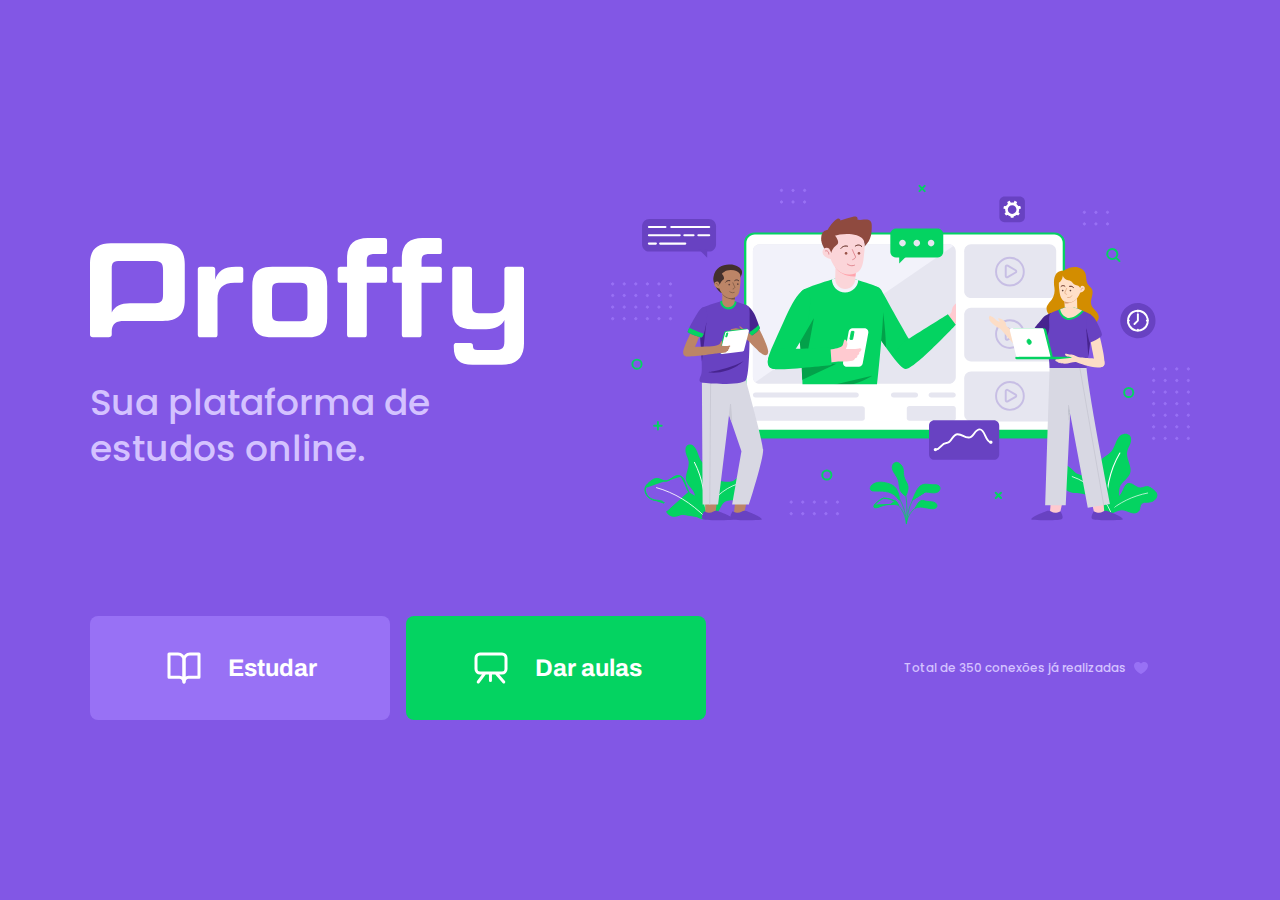
<file: index.html>
<!DOCTYPE html> <!--Para fazer o cabeçalho, digite '!' simplesmente | alt + Z ajusta o espaçamento do documento-->
<html lang="pt-br">
<head>
    <meta charset="UTF-8">
    <meta name="viewport" content="width=device-width, initial-scale=1.0">
    <meta name="theme-color" content="#8257E5">

    <title>Proffy | Sua plataforma de estudos online</title>

    <link rel="shortcut icon" href="/images/favicon.png" type="image/png">

    <link rel="stylesheet" href="/styles/main.css">
    <link rel="stylesheet" href="/styles/partials/page-landing.css">
    <link href="https://fonts.googleapis.com/css2?family=Archivo:wght@400;700&amp;family=Poppins:wght@400;600&amp;display=swap" rel="stylesheet">

</head>
<body id="page-landing">

    <div id="container">
        <div class="logo-container">
            <img src="/images/logo.svg" alt="Proffy">
            <h2>Sua plataforma de estudos online.</h2>
        </div>

        <img class="hero-image" src="/images/landing.svg" alt="Plataforma de Estudos">

        <div class="buttons-container">
            <a class="study" href="/study.html">
                <img src="/images/icons/study.svg" alt="Estudar">
                Estudar
            </a>
            <a class="give-classes" href="/give-classes.html">
                <img src="/images/icons/give-classes.svg" alt="Dar aulas">
                Dar aulas
            </a>
        </div>

        <p class="total-connections">
            Total de 350 conexões já realizadas
            <img src="/images/icons/purple-heart.svg" alt="Coração roxo">
        </p>
    </div>

</body>
</html>
</file>
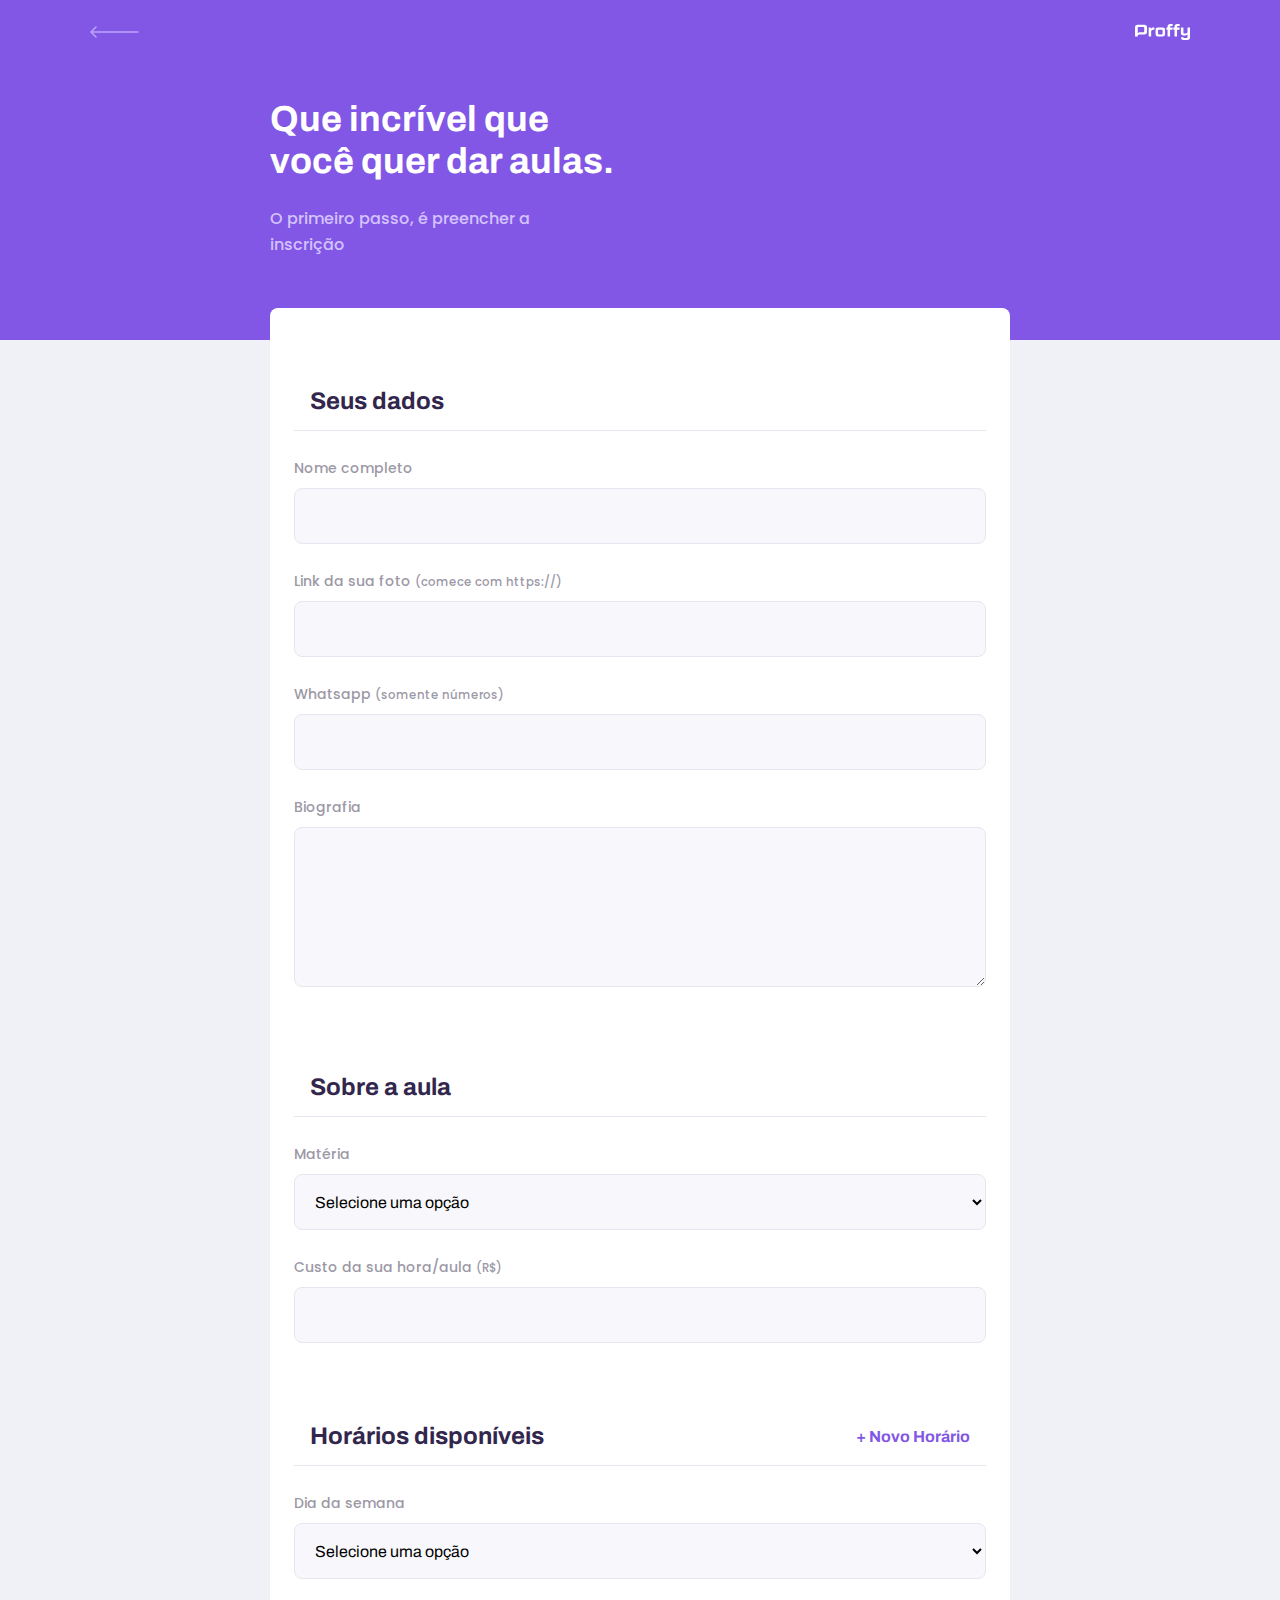
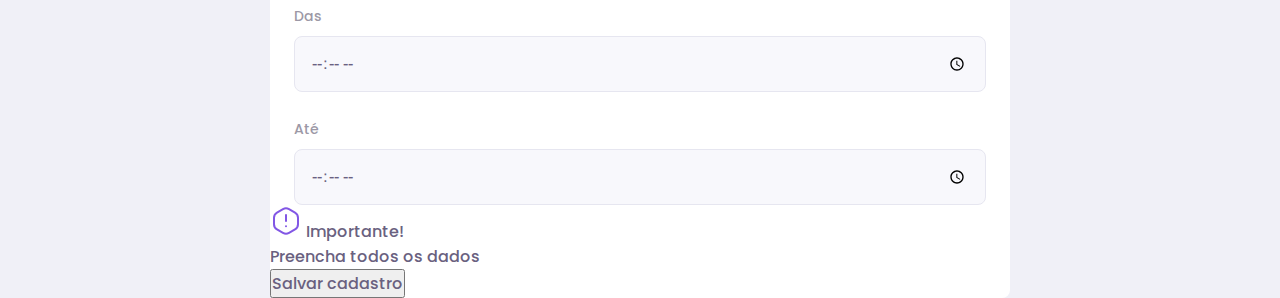
<file: give-classes.html>
<!DOCTYPE html> <!--Para fazer o cabeçalho, digite '!' simplesmente | alt + Z ajusta o espaçamento do documento-->
<html lang="pt-br">
<head>
    <meta charset="UTF-8">
    <meta name="viewport" content="width=device-width, initial-scale=1.0">
    <meta name="theme-color" content="#8257E5">

    <title>Proffy | Sua plataforma de estudos online</title>

    <link rel="shortcut icon" href="/images/favicon.png" type="image/png">

    <link rel="stylesheet" href="/styles/main.css">
    <link rel="stylesheet" href="/styles/partials/page-give-classes.css">
    <link rel="stylesheet" href="/styles/partials/header.css">
    <link rel="stylesheet" href="/styles/partials/forms.css">
    <link href="https://fonts.googleapis.com/css2?family=Archivo:wght@400;600;700&amp;family=Poppins:wght@400;600&amp;display=swap" rel="stylesheet">

</head>
<body id="page-give-classes">

    <div id="container">
        <header class="page-header">
            <div class="top-bar-container">
                <a href="/">
                    <img src="/images/icons/back.svg" alt="Voltar">
                </a>
                <img src="/images/logo.svg" alt="Proffy">
            </div>
            <div class="header-content">
                <strong>Que incrível que você quer dar aulas.</strong>
                <p>O primeiro passo, é preencher a inscrição</p>
            </div>
        </header>
        <main>
            <form action="" id="create-class">
                <fieldset>

                    <legend>Seus dados</legend>

                    <div class="input-block">
                        <label for="name">Nome completo</label>
                        <input name="name" id="name" required>
                    </div>

                    <div class="input-block">
                        <label for="avatar">Link da sua foto <small>(comece com https://)</small></label>
                        <input name="avatar" id="avatar" type="url"required>
                    </div>

                    <div class="input-block">
                        <label for="whatsapp">Whatsapp <small>(somente números)</small> </label>
                        <input name="whatsapp" id="whatsapp" type="number" required>
                    </div>

                    <div class="textarea-block">
                        <label for="bio">Biografia</label>
                        <textarea name="bio" id="bio" required></textarea>
                    </div>

                </fieldset>

                <fieldset>

                    <legend>Sobre a aula</legend>
                    <div class="select-block">
                        <label for="subject">Matéria</label>
                        <select name="subject" id="subject" required>
                            <option value="">Selecione uma opção</option>
                            <option value="1">Artes</option>
                            <option value="2">Biologia</option>
                            <option value="3">Ciências</option>
                            <option value="4">Educação física</option>
                            <option value="5">Física</option>
                            <option value="6">Geografia</option>
                            <option value="7">História</option>
                            <option value="8">Matemática</option>
                            <option value="9">Português</option>
                            <option value="10">Química</option>
                        </select>
                    </div>

                    <div class="input-block">
                        <label for="cost">Custo da sua hora/aula
                            <small>(R$)</small>
                        </label>
                        <input type="number" name="cost" id="cost" required>
                    </div>

                </fieldset>

                <fieldset>
                    <legend>Horários disponíveis
                        <button id="add-time">+ Novo Horário</button>
                    </legend>

                    <div class="schedule-item">

                        <div class="select-block">
                            <label for="weekday">Dia da semana</label>
                            <select name="weekday[]" required>
                                <option value="">Selecione uma opção</option>
                                <option value="0">Domingo</option>
                                <option value="1">Segunda-feira</option>
                                <option value="2">Terça-feira</option>
                                <option value="3">Quarta-feira</option>
                                <option value="4">Quinta-feira</option>
                                <option value="5">Sexta-feira</option>
                                <option value="6">Sábado</option>
                            </select>
                        </div>

                        <div class="input-block">
                            <label for="time_from">Das</label>
                            <input type="time" name="time_from[]" required>
                        </div>

                        <div class="input-block">
                            <label for="time_to">Até</label>
                            <input type="time" name="time_to[]" required>
                        </div>

                    </div>
                </fieldset>
            </form>

            <footer>
                <p>
                    <img src="/images/icons/warning.svg" alt="Aviso Importante">
                    Importante! <br> Preencha todos os dados
                </p>
                <button type="submit" form="create-class">Salvar cadastro</button>
            </footer>


        </main>
    </div>

</body>
</html>
</file>
<file: styles/main.css>
/* CSS - Cascading Style Sheets
Ao colocar -- no css vc está declarando uma variável. Veja um exemplo abaixo */

:root {
    --color-background: #F0F0F7;
    --color-primary-lighter: #9871F5;
    --color-primary-light: #916BEA;
    --color-primary: #8257E5;
    --color-primary-dark: #774DD6;
    --color-primary-darker: #6842c2;
    --color-secondary: #04D361;
    --color-secondary-dark: #04BF58;
    --color-title-in-primary: #FFFFFF;
    --color-text-in-primary: #D4C2FF;
    --color-text-title: #32264D;
    --color-text-complement: #9C98A6;
    --color-text-base: #6A6180;
    --color-line-in-white: #E6E6F0;
    --color-input-background: #F8F8FC;
    --color-button-text: #FFFFFF;
    --color-box-base: #FFFFFF;
    --color-box-footer: #FAFAFC;
    --color-small-info: #C1BCCC;
    font-size: 60%; /* controle das medidas rem */
}

* {
    margin: 0;
    padding: 0;
    box-sizing: border-box;
}

html, body {
    height: 100vh;
}

body {
    background-color: var(--color-background);
    display: flex;
    align-items: center;
    justify-content: center;
}

body, input, button, textarea {
    /* font: 500 1.6rem Poppins; */
    font-weight: 500;
    font-family: Poppins;
    font-size: 1.6rem;
    color: var(--color-text-base);
}

#container {
    width: 90vw; /*largura*/
    max-width: 100%;
}

@media (min-width: 700px) {
    :root {
        font-size: 62.5%;
    }
}
</file>
<file: styles/partials/page-landing.css>
@media (max-width: 699px) {
    :root {
        font-size: 40%;
    }
}

#page-landing {
    background: var(--color-primary);
}

#page-landing #container{
    color: var(--color-text-in-primary);
}

.logo-container img {
    height: 10rem;
}

.logo-container {
    text-align: center;
    margin-bottom: 3.2rem;
}

.logo-container h2 {
    font-weight: 500;
    font-size: 3.6rem;
    line-height: 4.6rem;
    margin-top: 0.8rem;
}

.hero-image {
    width: 100%;
}

.buttons-container {
    display: flex;
    justify-content: center;
    margin: 3.2rem 0;
}

.buttons-container a {
    width: 30rem;
    height: 10.4rem;
    border-radius: 0.8rem;
    margin-right: 1.6rem;
    font: 700 2.4rem Archivo;
    text-decoration: none;

    display: flex;
    align-items: center;
    justify-content: center;

    color: var(--color-button-text);
    transition: background 0.2s;
}

.buttons-container a img {
    width: 4rem;
    margin-right: 2.4rem;
}

.buttons-container a.study {
    background: var(--color-primary-lighter);
}

.buttons-container a.study:hover {
    background: var(--color-primary-light);
}

.buttons-container a.give-classes {
    background: var(--color-secondary);
    margin-right: 0;
}

.buttons-container a.give-classes:hover {
    background: var(--color-secondary-dark);
}

.total-connections {
    font-size: 1.8rem;

    display: flex;
    align-items: center;
    justify-content: center;
}

.total-connections img {
    margin-left: 0.8rem;
}

@media (min-width: 1100px) {
    #page-landing #container {
        max-width: 1100px;
        display: grid;
        grid-template-columns: 2fr 1fr 2fr;
        grid-template-rows: 350px 1fr;
        grid-template-areas: 
        "proffy image image"
        "button button texting";
        column-gap: 87px;
        row-gap: 86px;
        /* margin-top: 25px; */
    }

    .logo-container {
        grid-area: proffy;
        text-align: initial;
        align-self: center;
        margin: 0;
    }

    .logo-container img {
        height: 127px;
    }

    .hero-image {
        grid-area: image;
        height: 350px;
    }

    .buttons-container {
        grid-area: button;
        justify-content: flex-start;
        margin: 0;
    }

    .total-connections {
        grid-area: texting;
        font-size: 1.2rem;
    }
}
</file>
<file: styles/partials/page-give-classes.css>
#page-give-classes #container {
    width: 100vw;
    height: 100vh;
}

#page-give-classes main {
    background: var(--color-box-base);
    width: 100%;
    max-width: 74rem;
    border-radius: .8rem;
    margin: -3.2rem auto 3.2rem;
    padding-top: 6.4rem;
}

#page-give-classes fieldset {
    border: none;
    padding: 0 2.4rem;

}

#page-give-classes fieldset legend {
    font: 700 2.4rem Archivo;
    color: var(--color-text-title);
    margin-bottom: 2.4rem;

    display: flex;
    align-items: center;
    justify-content: space-between;

    width: 100%;

    padding: 1.6rem;
    border-bottom: 1px solid var(--color-line-in-white);
}

#page-give-classes fieldset legend button {
    background: none;
    border: 0;

    color: var(--color-primary);

    font: 700 1.6rem Archivo;

    cursor: pointer;

    transition: 0.2;
}

#page-give-classes fieldset legend button:hover{
    transform: translateY(-5px);
    color: var(--color-primary-dark);
}

#page-give-classes fieldset+fieldset {
    margin-top: 6.4rem;
}

#page-give-classes .input-block+.input-block,
#page-give-classes .input-block+.textarea-block,
#page-give-classes .select-block+.input-block{
    margin-top: 2.4rem;
}

/*44 min, porém a bonita esqueceu que é mobal first (ノへ￣、)
Volta o vídeo linda (#｀-_ゝ-)*/
</file>
<file: styles/partials/header.css>
.page-header {
    background-color: var(--color-primary);

    display: flex;
    flex-direction: column;
}

.page-header .top-bar-container {
    width: 90%;
    margin: 0 auto;

    display: flex;
    align-items: center;
    justify-content: space-between;

    padding: 1.6rem 0;
}

.page-header .top-bar-container a {
    height: 3.2rem;
    transition: opacity 0.2s;
}

.page-header .top-bar-container a:hover {
    opacity: 0.6;
}

.page-header .top-bar-container > img {
    height: 1.6rem;
}

.page-header .header-content {
    width: 90%;
    margin: 3.2rem auto;

    position: relative;
}

.page-header .header-content strong {
    font: 700 3.6rem Archivo;
    line-height: 4.2rem;
    color: var(--color-title-in-primary);
}

.page-header .header-content p {
    max-width: 30rem;
    font-size: 1.6rem;
    line-height: 2.6rem;
    color: var(--color-text-in-primary);
    margin-top: 2.4rem;
}

@media (min-width:700px) {

    #page-study #container {
        max-width: 100vw;
    }

    .page-header {
        height: 340px;
    }

    .page-header .top-bar-container {
        max-width: 1100px;
    }

    .page-header .header-content {
        max-width: 740px;

        margin: 0 auto;

        flex: 1 1;
        padding-bottom: 48px;
        display: flex;
        flex-direction: column;
        justify-content: center;
    }

    .page-header .header-content strong {
        max-width: 350px;
    }

    .teacher-item header,
    .teacher-item footer {
        padding: 32px;
    }

    #search-teachers {
        display: grid;
        grid-template-columns: repeat(4, 1fr);
        gap: 16px;
        position: absolute;
        bottom: -28px;
    }

    #page-study main {
        padding: 32px 0;
        max-width: 740px;
        margin: 0 auto;
    }

    #search-teachers .select-block {
        margin-bottom: 0;
    }

    .teacher-item > p {
        padding: 0 32px;
    }

    .teacher-item footer p strong {
        display: initial;
        margin-left: 1.6rem;
    }

    .teacher-item footer button {
        width: 245px;
        font-size: 16px;
        justify-content: center;
        font-weight: 600;
    }

    .teacher-item footer button img {
        margin-right: 16px;
    }

}
</file>
<file: styles/partials/forms.css>
.select-block label, .input-block label, .textarea-block label {
    font-size: 1.4rem;
    color: var(--color-text-complement);
}

.input-block input, .select-block select, .textarea-block textarea{
    width: 100%;
    height: 5.6rem;
    margin-top: 0.8rem;
    border-radius: 0.8rem;
    background: var(--color-input-background);
    border: 1px solid var(--color-line-in-white);
    outline: 0;
    padding: 0 1.6rem;
    font: 1.6rem Archivo;
}

.textarea-block textarea{
    padding: 1.2rem;
    height: 16rem;

    resize: vertical;
}

.input-block, 
.textarea-block{
    position: relative;
}

.input-block:focus-within::after, 
.textarea-block:focus-within::after {
    content: ""; /*obrigatorio*/

    width: calc(100% - 3.2rem);
    height: 2px;
    background: var(--color-primary-light);
    position: absolute;
    left: 1.6rem;
    bottom: 0;
}
</file>
